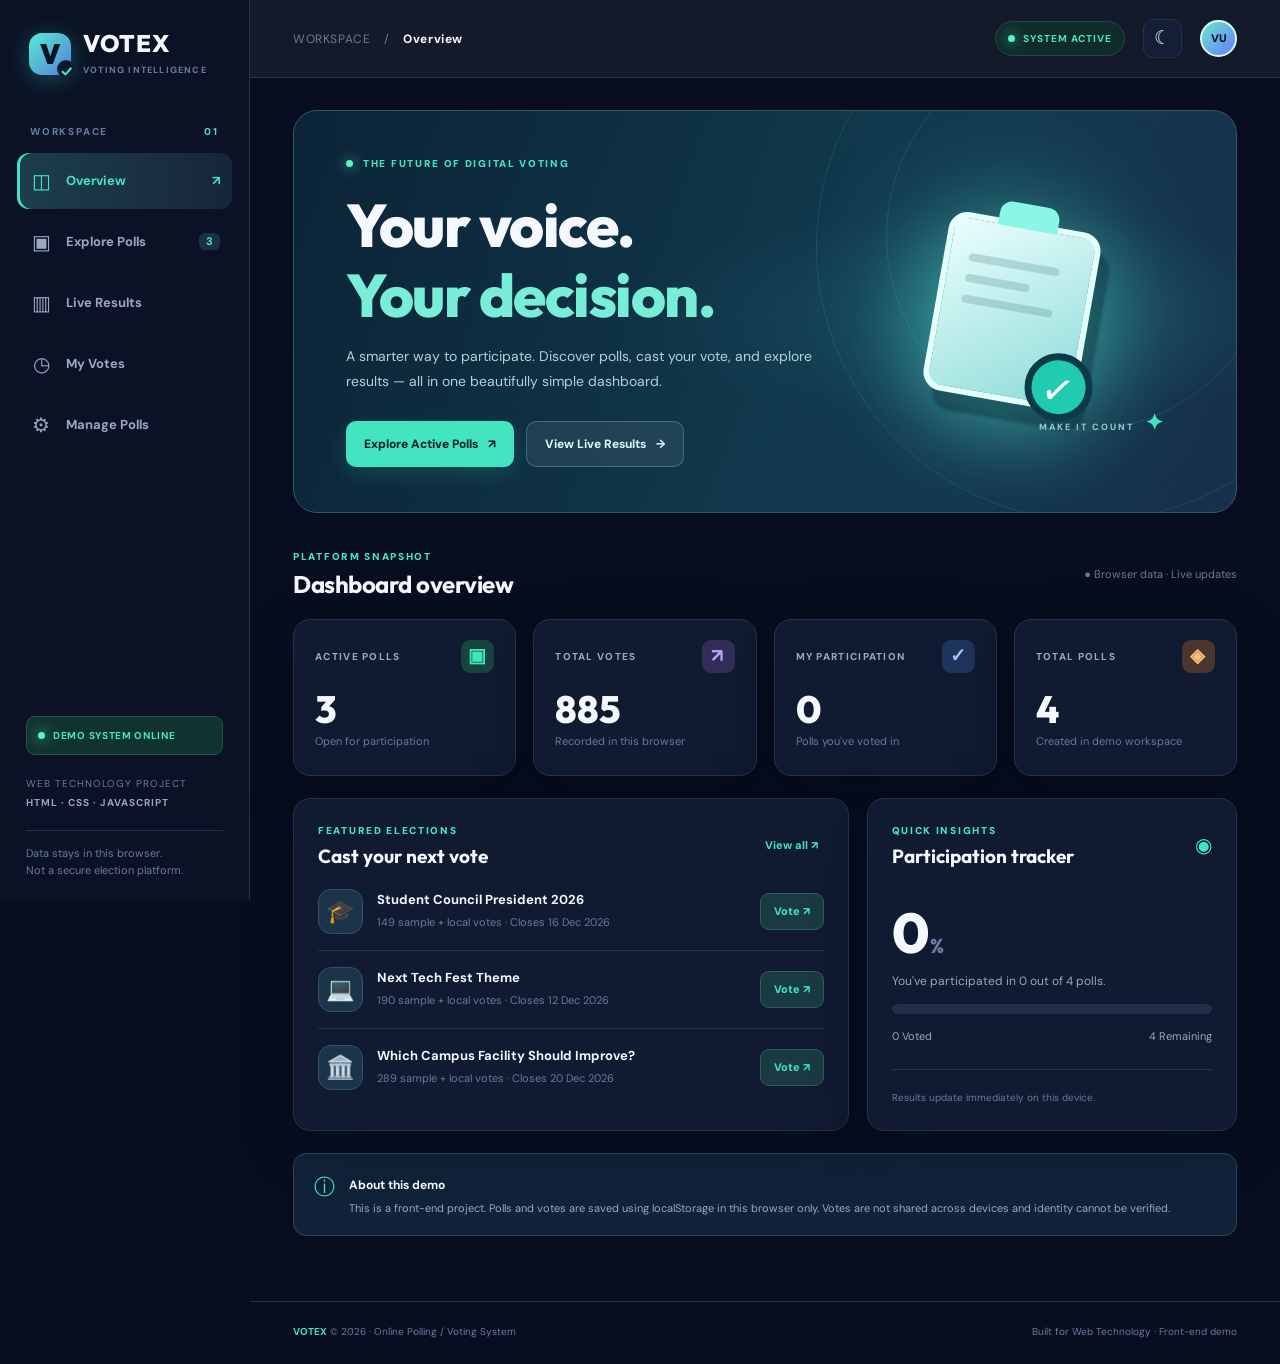
<file: votex/index.html>
<!DOCTYPE html>
<html lang="en">
<head>
  <meta charset="UTF-8" />
  <meta name="viewport" content="width=device-width, initial-scale=1.0" />
  <meta name="theme-color" content="#080e21" />
  <meta name="description" content="VOTEX — premium online polling and voting dashboard for Web Technology projects." />
  <title>VOTEX — Online Polling & Voting System</title>
  <link rel="stylesheet" href="styles.css" />
  <script src="app.js" defer></script>
</head>
<body>
  <div class="app-shell">
    <aside class="sidebar" id="sidebar" aria-label="Main navigation">
      <div class="brand"><div class="brand-mark" aria-hidden="true">V<span>✓</span></div><div><strong>VOTEX</strong><small>VOTING INTELLIGENCE</small></div></div>
      <div class="workspace-label">WORKSPACE <span>01</span></div>
      <nav class="nav" aria-label="Main">
        <button class="nav-item active" data-page="overview"><span class="nav-ico">◫</span> Overview <span class="nav-end">↗</span></button>
        <button class="nav-item" data-page="elections"><span class="nav-ico">▣</span> Explore Polls <span class="nav-count" id="navPollCount">0</span></button>
        <button class="nav-item" data-page="results"><span class="nav-ico">▥</span> Live Results</button>
        <button class="nav-item" data-page="history"><span class="nav-ico">◷</span> My Votes</button>
        <button class="nav-item" data-page="manage"><span class="nav-ico">⚙</span> Manage Polls</button>
      </nav>
      <div class="side-bottom">
        <div class="system-indicator"><i></i> DEMO SYSTEM ONLINE</div>
        <div class="side-info">WEB TECHNOLOGY PROJECT<br><b>HTML · CSS · JAVASCRIPT</b></div>
        <div class="side-note">Data stays in this browser.<br>Not a secure election platform.</div>
      </div>
    </aside>

    <div class="main-area">
      <header class="topbar">
        <button class="icon-button mobile-menu" id="menuBtn" aria-label="Open navigation">☰</button>
        <div class="breadcrumb"><span>WORKSPACE</span> <span class="slash">/</span> <strong id="pageBreadcrumb">Overview</strong></div>
        <div class="top-actions"><span class="online-pill"><i></i> SYSTEM ACTIVE</span><button id="themeBtn" class="icon-button theme-btn" aria-label="Toggle theme" title="Toggle theme">☾</button><div class="avatar" aria-label="Demo user">VU</div></div>
      </header>

      <main id="main">
        <section class="page active" id="page-overview" aria-labelledby="overviewTitle">
          <div class="hero">
            <div class="hero-decoration orb-1"></div><div class="hero-decoration orb-2"></div>
            <div class="hero-content"><div class="eyebrow"><span class="signal-dot"></span> THE FUTURE OF DIGITAL VOTING</div><h1 id="overviewTitle">Your voice.<br><em>Your decision.</em></h1><p>A smarter way to participate. Discover polls, cast your vote, and explore results — all in one beautifully simple dashboard.</p><div class="hero-actions"><button class="btn btn-primary" data-go="elections">Explore Active Polls <span>↗</span></button><button class="btn btn-glass" data-go="results">View Live Results <span>→</span></button></div></div>
            <div class="hero-visual" aria-hidden="true"><div class="vote-glow"></div><div class="vote-card"><div class="ballot-line"></div><div class="ballot-line short"></div><div class="ballot-line"></div><div class="ballot-check">✓</div></div><div class="visual-caption">MAKE IT COUNT <span>✦</span></div></div>
          </div>
          <div class="section-heading stats-heading"><div><p class="kicker">PLATFORM SNAPSHOT</p><h2>Dashboard overview</h2></div><span class="update-pill">● Browser data · Live updates</span></div>
          <div class="stats-grid">
            <div class="stat-card"><div class="stat-top"><span>ACTIVE POLLS</span><div class="stat-symbol">▣</div></div><div class="stat-number" id="statActive">0</div><div class="stat-foot">Open for participation</div></div>
            <div class="stat-card"><div class="stat-top"><span>TOTAL VOTES</span><div class="stat-symbol purple">↗</div></div><div class="stat-number" id="statVotes">0</div><div class="stat-foot">Recorded in this browser</div></div>
            <div class="stat-card"><div class="stat-top"><span>MY PARTICIPATION</span><div class="stat-symbol blue">✓</div></div><div class="stat-number" id="statMine">0</div><div class="stat-foot">Polls you've voted in</div></div>
            <div class="stat-card"><div class="stat-top"><span>TOTAL POLLS</span><div class="stat-symbol orange">◈</div></div><div class="stat-number" id="statTotal">0</div><div class="stat-foot">Created in demo workspace</div></div>
          </div>
          <div class="content-grid">
            <section class="panel feature-panel"><div class="panel-header"><div><p class="kicker">FEATURED ELECTIONS</p><h3>Cast your next vote</h3></div><button class="text-link" data-go="elections">View all <span>↗</span></button></div><div id="featuredList" class="featured-list"></div></section>
            <section class="panel activity-panel"><div class="panel-header"><div><p class="kicker">QUICK INSIGHTS</p><h3>Participation tracker</h3></div><div class="tiny-icon">◉</div></div><div id="participationView"></div><div class="micro-note"><span class="micro-dot"></span> Results update immediately on this device.</div></section>
          </div>
          <div class="notice"><div class="notice-icon">ⓘ</div><div><strong>About this demo</strong><p>This is a front-end project. Polls and votes are saved using localStorage in this browser only. Votes are not shared across devices and identity cannot be verified.</p></div></div>
        </section>

        <section class="page" id="page-elections" aria-labelledby="electionsTitle"><div class="page-title-row"><div><p class="kicker">HAVE YOUR SAY</p><h1 id="electionsTitle">Explore Polls</h1><p class="page-sub">Find a poll that matters to you and make your voice heard.</p></div><button class="btn btn-primary" data-action="create">+ Create a Poll</button></div>
          <div class="toolbar"><label class="search-field"><span>⌕</span><input id="pollSearch" type="search" placeholder="Search polls, topics..." autocomplete="off" /></label><div class="filter-buttons" role="group" aria-label="Filter polls"><button class="filter active" data-filter="all">All polls</button><button class="filter" data-filter="active">Active</button><button class="filter" data-filter="closed">Closed</button><button class="filter" data-filter="voted">Voted</button></div></div><div class="poll-grid" id="pollGrid"></div>
        </section>

        <section class="page" id="page-results" aria-labelledby="resultsTitle"><div class="page-title-row"><div><p class="kicker">TRANSPARENT INSIGHTS</p><h1 id="resultsTitle">Voting Results</h1><p class="page-sub">Explore the current results stored in your local demo.</p></div><button class="btn btn-outline" id="exportAllBtn">↓ Export CSV</button></div><div class="results-summary" id="resultsSummary"></div><div class="result-list" id="resultsList"></div></section>

        <section class="page" id="page-history" aria-labelledby="historyTitle"><div class="page-title-row"><div><p class="kicker">YOUR PARTICIPATION</p><h1 id="historyTitle">My Voting History</h1><p class="page-sub">A record of votes cast in this browser.</p></div></div><div class="history-list panel" id="historyList"></div></section>

        <section class="page" id="page-manage" aria-labelledby="manageTitle"><div class="page-title-row"><div><p class="kicker">DEMO CONTROL CENTER</p><h1 id="manageTitle">Manage Polls</h1><p class="page-sub">Create, close or delete polls in your personal browser demo.</p></div><button class="btn btn-primary" data-action="create">+ New Poll</button></div><div class="notice manage-notice"><div class="notice-icon">!</div><div><strong>No authentication or central database</strong><p>Management is open to anyone using this browser. For real elections, use a secure server, user accounts and a database.</p></div></div><div class="panel manage-panel"><div class="panel-header"><div><p class="kicker">POLL DIRECTORY</p><h3>All created polls</h3></div><span class="pill" id="manageCount">0 total</span></div><div id="manageList"></div></div><div class="danger-zone"><div><strong>Reset demo data</strong><p>Restore example polls and remove all locally stored votes.</p></div><button class="btn btn-danger-outline" id="resetBtn">Reset Demo</button></div></section>
      </main>
      <footer><span><b>VOTEX</b> © <span id="year"></span> · Online Polling / Voting System</span><span>Built for Web Technology · Front-end demo</span></footer>
    </div>
  </div>
  <div class="mobile-backdrop" id="backdrop"></div>
  <div class="modal-backdrop" id="modalBackdrop" aria-hidden="true"><div class="modal" role="dialog" aria-modal="true" aria-labelledby="modalTitle"><div class="modal-header"><div><p class="kicker" id="modalKicker">CAST YOUR VOTE</p><h2 id="modalTitle">Poll</h2></div><button class="icon-button" id="modalClose" aria-label="Close dialog">✕</button></div><div id="modalBody"></div></div></div>
  <div id="toast" class="toast" role="status" aria-live="polite"></div>
</body>
</html>
</file>
<file: votex/styles.css>
@import url('https://fonts.googleapis.com/css2?family=DM+Sans:wght@400;500;600;700;800&family=Outfit:wght@400;500;600;700;800;900&display=swap');
:root{--bg:#080e1f;--side:#0b1226;--panel:#101a30;--panel2:#141f37;--line:#26314b;--text:#f5f8ff;--muted:#98a8c3;--dim:#677b9e;--cyan:#49dcd4;--mint:#42e5c0;--purple:#9e87ff;--blue:#6fa4ff;--orange:#ffb86b;--shadow:0 16px 60px #03071138;--input:#0c162b}
*{box-sizing:border-box}html{scroll-behavior:smooth}body{margin:0;background:var(--bg);color:var(--text);font-family:'DM Sans',sans-serif;line-height:1.5}button,input,textarea,select{font:inherit}button{cursor:pointer}button:focus-visible,input:focus-visible,textarea:focus-visible,select:focus-visible{outline:2px solid var(--cyan);outline-offset:3px}button:disabled{opacity:.5;cursor:not-allowed}h1,h2,h3,p{margin-top:0}h1,h2,h3{font-family:Outfit,'DM Sans',sans-serif;line-height:1.16}h1{letter-spacing:-1.5px}h2{letter-spacing:-.5px}a{color:inherit}.app-shell{display:flex;min-height:100vh}.sidebar{width:250px;flex:0 0 250px;background:var(--side);border-right:1px solid var(--line);padding:31px 17px 22px;display:flex;flex-direction:column;position:sticky;top:0;height:100vh;z-index:40}.brand{display:flex;align-items:center;gap:12px;padding:0 12px 46px}.brand-mark{width:42px;height:42px;border-radius:13px;background:linear-gradient(135deg,#54ecd7,#567ed4);color:#081526;font-family:Outfit;font-weight:900;font-size:28px;display:grid;place-items:center;box-shadow:0 4px 22px #33e5c54d;position:relative}.brand-mark span{font-size:13px;position:absolute;right:-4px;bottom:-3px;background:#0c172d;border:2px solid #12213b;border-radius:100%;height:18px;width:18px;display:grid;place-items:center;color:var(--mint)}.brand strong{font:800 24px/1 Outfit;letter-spacing:1px}.brand small{display:block;color:var(--dim);font-size:9px;font-weight:800;letter-spacing:1.2px;margin-top:5px}.workspace-label{padding:0 13px;margin-bottom:14px;color:var(--dim);font-size:10px;font-weight:800;letter-spacing:1.8px;display:flex;justify-content:space-between}.workspace-label span{color:var(--cyan)}.nav{display:flex;flex-direction:column;gap:5px}.nav-item{width:100%;background:none;border:0;text-align:left;color:var(--muted);padding:13px 12px;border-radius:12px;display:flex;gap:13px;align-items:center;font-size:13px;font-weight:700;transition:.2s}.nav-item:hover{background:#19263f;color:var(--text)}.nav-item.active{background:linear-gradient(90deg,#1c3f4c,#17263a);color:var(--mint);box-shadow:inset 3px 0 var(--mint)}.nav-ico{font-size:20px;width:24px;text-align:center;font-weight:500}.nav-end{margin-left:auto}.nav-count{margin-left:auto;background:#1b3047;color:var(--mint);padding:0 7px;border-radius:6px;font-size:11px}.side-bottom{margin-top:auto;padding:0 9px}.system-indicator{display:flex;align-items:center;gap:8px;color:var(--mint);font-size:10px;font-weight:800;letter-spacing:.7px;border:1px solid #24564a;background:#11332f;padding:11px;border-radius:9px}.system-indicator i,.online-pill i,.signal-dot{display:inline-block;height:7px;width:7px;background:#56f6c5;border-radius:50%;box-shadow:0 0 13px #56f6c5}.side-info{color:var(--dim);font-size:10px;line-height:1.9;margin-top:19px;letter-spacing:1px}.side-info b{color:var(--muted);font-size:10px}.side-note{font-size:11px;color:var(--dim);border-top:1px solid var(--line);padding-top:14px;margin-top:18px}.main-area{flex:1;min-width:0;display:flex;flex-direction:column}.topbar{height:78px;display:flex;align-items:center;justify-content:space-between;padding:0 43px;border-bottom:1px solid var(--line);background:color-mix(in srgb,var(--bg) 95%,white);position:sticky;top:0;z-index:20;gap:15px}.breadcrumb{font-size:12px;letter-spacing:.6px}.breadcrumb span{color:var(--dim)}.breadcrumb strong{font-weight:800}.slash{margin:0 10px}.top-actions{display:flex;align-items:center;gap:18px}.online-pill{border:1px solid #1d4b43;background:#102b2c;color:var(--mint);border-radius:50px;padding:9px 12px;font-size:10px;font-weight:800;letter-spacing:.9px;display:flex;align-items:center;gap:8px}.icon-button{background:var(--panel2);color:var(--text);border:1px solid var(--line);height:39px;min-width:39px;display:grid;place-items:center;border-radius:10px;font-size:19px}.avatar{width:37px;height:37px;border-radius:50%;display:grid;place-items:center;background:linear-gradient(135deg,#6de6cb,#647cff);font-size:11px;font-weight:900;color:#07142a;border:2px solid #d0fff5}main{width:100%;max-width:1560px;margin:0 auto;padding:32px 43px 65px;flex:1}.page{display:none;animation:fade .25s ease}.page.active{display:block}@keyframes fade{from{opacity:.3;transform:translateY(7px)}to{opacity:1;transform:translateY(0)}}.hero{min-height:350px;border-radius:24px;overflow:hidden;position:relative;background:radial-gradient(ellipse at 73% 51%,#194b60 0%,transparent 37%),linear-gradient(114deg,#102c42,#123c50 54%,#172f4b);border:1px solid #2f5969;display:flex;justify-content:space-between;align-items:center;padding:45px 52px;isolation:isolate}.hero:before{content:'';position:absolute;inset:0;background:linear-gradient(105deg,#06172666 0%,transparent 70%);z-index:-1}.hero-decoration{position:absolute;border:1px solid #64e2d320;border-radius:50%;pointer-events:none}.orb-1{width:550px;height:550px;right:-130px;top:-140px}.orb-2{width:390px;height:390px;right:-40px;top:-70px}.hero-content{position:relative;z-index:2;max-width:590px}.eyebrow,.kicker{color:var(--mint);font-size:10px;letter-spacing:1.7px;font-weight:900}.eyebrow{display:flex;align-items:center;gap:10px;margin-bottom:20px}.hero h1{font-size:clamp(38px,4.7vw,66px);margin:0 0 13px;font-weight:800}.hero h1 em{font-style:normal;color:#78edd7}.hero p{color:#b2d1d6;font-size:14px;max-width:470px;line-height:1.8}.hero-actions{display:flex;flex-wrap:wrap;gap:12px;margin-top:27px}.btn{border:0;border-radius:10px;font-weight:800;font-size:12px;display:inline-flex;align-items:center;justify-content:center;gap:10px;padding:13px 18px;transition:transform .2s,filter .2s}.btn:hover:not(:disabled){transform:translateY(-2px);filter:brightness(1.07)}.btn-primary{background:var(--mint);color:#061e26;box-shadow:0 7px 20px #2deac329}.btn-glass{background:#ffffff14;border:1px solid #9ce8de43;color:#d7f8f6}.btn-outline{background:var(--panel);border:1px solid var(--line);color:var(--text)}.btn-danger-outline{background:transparent;border:1px solid #934454;color:#ff8fa2}.hero-visual{width:260px;min-width:220px;height:250px;position:relative;display:grid;place-items:center;margin-right:5%}.vote-glow{position:absolute;width:230px;height:230px;border-radius:50%;background:#59efd54d;filter:blur(53px)}.vote-card{height:181px;width:154px;border-radius:19px;background:linear-gradient(145deg,#eafffd,#8ddbd8);transform:rotate(10deg);box-shadow:12px 18px 3px #06192655,0 24px 80px #4cf6dc59;border:6px solid #e4fffc;position:relative;padding:34px 19px}.vote-card:before{content:'';position:absolute;top:-24px;left:42px;width:60px;height:25px;background:#8af6e3;border-radius:12px 12px 0 0}.ballot-line{height:8px;width:92px;background:#32687538;border-radius:50px;margin:0 0 13px}.ballot-line.short{width:65px}.ballot-check{position:absolute;bottom:-16px;right:-22px;width:68px;height:68px;border-radius:50%;background:#20cbb0;display:grid;place-items:center;color:white;font-size:40px;border:7px solid #0c3b47}.visual-caption{position:absolute;bottom:-3px;right:-23px;font-weight:800;font-size:9px;letter-spacing:2px;color:#8fccc8}.visual-caption span{color:var(--mint);font-size:22px;margin-left:7px}.section-heading,.panel-header,.page-title-row{display:flex;justify-content:space-between;align-items:center;gap:18px}.stats-heading{margin:36px 0 20px}.kicker{margin:0 0 7px}.section-heading h2{font-size:24px;margin:0}.update-pill{color:var(--dim);font-size:11px}.stats-grid{display:grid;grid-template-columns:repeat(4,minmax(0,1fr));gap:17px}.stat-card,.panel,.poll-card,.result-card{background:var(--panel);border:1px solid var(--line);border-radius:17px;box-shadow:var(--shadow)}.stat-card{padding:20px 21px;min-height:157px}.stat-top{display:flex;align-items:center;justify-content:space-between;color:var(--muted);font-size:10px;font-weight:800;letter-spacing:1.3px}.stat-symbol{background:#16453f;color:var(--mint);width:33px;height:33px;border-radius:9px;display:grid;place-items:center;font-size:19px}.stat-symbol.purple{background:#332e59;color:#b6a0ff}.stat-symbol.blue{background:#1e345b;color:#9ac6ff}.stat-symbol.orange{background:#4a362c;color:#ffbd7d}.stat-number{font:800 38px Outfit;margin:12px 0 0}.stat-foot{color:var(--dim);font-size:11px}.content-grid{display:grid;grid-template-columns:1.5fr 1fr;gap:18px;margin-top:22px}.panel{padding:24px}.panel-header{margin-bottom:22px}.panel-header h3{font-size:19px;margin:0}.text-link{border:0;background:transparent;color:var(--mint);font-weight:800;font-size:11px}.featured-item{display:flex;align-items:center;gap:14px;border-top:1px solid var(--line);padding:16px 0}.featured-item:first-child{border-top:0;padding-top:0}.feature-icon{background:#1c3449;border:1px solid #34506a;min-width:45px;height:45px;border-radius:13px;display:grid;place-items:center;font-size:23px}.featured-copy{flex:1;min-width:0}.featured-copy strong{font-size:13px;display:block}.featured-copy small{font-size:11px;color:var(--dim)}.tiny-btn{border:1px solid #305d61;background:#193a40;color:var(--mint);font-weight:800;font-size:11px;padding:9px 13px;border-radius:9px}.tiny-icon{color:var(--mint);font-size:20px}.meter{height:10px;border-radius:30px;background:#20304b;overflow:hidden;margin:14px 0}.meter>div{height:100%;border-radius:30px;background:linear-gradient(90deg,#3699b7,#53e8c8);transition:width .3s}.participation-big{font:800 56px Outfit;margin:30px 0 4px}.participation-big span{font-size:20px;color:var(--dim)}.participation-desc{color:var(--muted);font-size:12px}.participation-numbers{display:flex;justify-content:space-between;font-size:11px;color:var(--muted)}.micro-note{border-top:1px solid var(--line);padding-top:20px;margin-top:25px;color:var(--dim);font-size:10px}.micro-dot{color:var(--mint)}.notice{display:flex;gap:14px;background:#112239;border:1px solid #2a465a;border-radius:13px;margin-top:22px;padding:18px 20px}.notice-icon{color:var(--mint);font-size:21px}.notice strong{font-size:12px}.notice p{font-size:11px;color:var(--muted);margin:4px 0 0;line-height:1.6}.page-title-row{margin-bottom:29px}.page-title-row h1{font-size:clamp(28px,4vw,42px);margin:0 0 9px}.page-sub{color:var(--muted);font-size:13px;margin:0}.toolbar{display:flex;align-items:center;justify-content:space-between;gap:15px;margin-bottom:23px;flex-wrap:wrap}.search-field{display:flex;gap:11px;align-items:center;background:var(--panel);border:1px solid var(--line);border-radius:10px;padding:0 16px;flex:1;max-width:400px}.search-field span{font-size:27px;color:var(--dim)}.search-field input{border:0;background:transparent;color:var(--text);height:46px;outline:0;min-width:0;width:100%;font-size:12px}.filter-buttons{display:flex;gap:7px;flex-wrap:wrap}.filter{background:var(--panel);border:1px solid var(--line);color:var(--muted);border-radius:10px;padding:10px 15px;font-size:11px;font-weight:800}.filter.active{color:#08202b;background:var(--mint);border-color:var(--mint)}.poll-grid{display:grid;grid-template-columns:repeat(2,minmax(0,1fr));gap:19px}.poll-card{padding:23px;display:flex;flex-direction:column;min-height:246px}.poll-card-top{display:flex;justify-content:space-between;align-items:center;margin-bottom:17px}.category{font-size:10px;font-weight:800;letter-spacing:1px;color:var(--cyan)}.pill{font-size:10px;font-weight:800;padding:5px 10px;border-radius:30px;background:#16362d;color:var(--mint)}.pill.closed{background:#302b3c;color:#bba4dc}.pill.voted{background:#23344d;color:#9bc5ff}.poll-card h3{font-size:20px;margin:0 0 8px}.poll-card p{font-size:12px;color:var(--muted);line-height:1.7;margin:0 0 21px}.poll-meta{display:flex;flex-wrap:wrap;gap:12px;margin-top:auto;color:var(--dim);font-size:11px}.poll-card-bottom{border-top:1px solid var(--line);margin-top:17px;padding-top:17px;display:flex;align-items:center;justify-content:space-between;gap:10px}.poll-card-bottom span{font-size:10px;color:var(--dim)}.empty{padding:60px 15px;text-align:center;border:1px dashed var(--line);border-radius:15px;grid-column:1/-1}.empty .emoji{font-size:42px;margin-bottom:14px}.empty h3{margin-bottom:7px}.empty p{color:var(--muted);font-size:12px}.results-summary{display:flex;flex-wrap:wrap;gap:13px;margin-bottom:22px}.result-summary-card{padding:16px 21px;background:var(--panel);border:1px solid var(--line);border-radius:13px;min-width:150px;flex:1}.result-summary-card strong{display:block;font:800 28px Outfit}.result-summary-card small{font-size:10px;color:var(--dim);letter-spacing:1px;font-weight:800}.result-list{display:grid;gap:18px}.result-card{padding:25px}.result-heading{display:flex;justify-content:space-between;gap:12px;flex-wrap:wrap;align-items:start}.result-heading h3{font-size:21px;margin:8px 0 5px}.result-heading p{font-size:12px;color:var(--dim)}.result-option{margin:18px 0}.result-label{display:flex;justify-content:space-between;gap:8px;font-size:12px;margin-bottom:8px}.result-label strong{font-weight:700}.result-label span{color:var(--muted)}.result-track{height:12px;border-radius:8px;background:#1e3049;overflow:hidden}.result-track>div{height:100%;border-radius:8px;background:linear-gradient(90deg,#3aa4c4,#5ee9c8);min-width:0;transition:width .3s}.result-option:nth-child(even) .result-track>div{background:linear-gradient(90deg,#7677ef,#ac91f5)}.result-option:nth-child(3n) .result-track>div{background:linear-gradient(90deg,#4772c1,#6baffb)}.result-footer{border-top:1px solid var(--line);padding-top:16px;margin-top:18px;display:flex;justify-content:space-between;font-size:11px;color:var(--dim)}.history-list{min-height:230px}.history-row,.manage-row{display:flex;align-items:center;gap:14px;padding:17px 0;border-bottom:1px solid var(--line)}.history-row:last-child,.manage-row:last-child{border:0}.history-copy,.manage-copy{flex:1;min-width:0}.history-copy strong,.manage-copy strong{display:block;font-size:13px}.history-copy small,.manage-copy small{color:var(--dim);font-size:11px}.history-choice{font-size:12px;color:var(--mint);font-weight:700;text-align:right}.manage-notice{margin:-10px 0 22px}.manage-panel{padding:24px}.manage-actions{display:flex;gap:7px;flex-wrap:wrap}.mini-action{border:1px solid var(--line);background:var(--panel2);color:var(--text);border-radius:8px;padding:9px 11px;font-weight:800;font-size:10px}.mini-action.danger{color:#ff9baa}.danger-zone{display:flex;justify-content:space-between;align-items:center;gap:14px;flex-wrap:wrap;margin-top:24px;padding:19px;border-radius:13px;border:1px solid #5a3443;background:#261927}.danger-zone strong{font-size:13px}.danger-zone p{font-size:11px;color:var(--muted);margin:3px 0 0}footer{padding:22px 43px 25px;border-top:1px solid var(--line);display:flex;justify-content:space-between;gap:15px;flex-wrap:wrap;color:var(--dim);font-size:10px}footer b{color:var(--mint)}.modal-backdrop,.mobile-backdrop{position:fixed;inset:0;background:#030916c9;display:none;z-index:80;align-items:center;justify-content:center;padding:15px;backdrop-filter:blur(6px)}.modal-backdrop.open{display:flex}.modal{background:var(--panel);border:1px solid #37516e;width:min(100%,540px);max-height:min(90vh,790px);overflow:auto;padding:26px;border-radius:20px;box-shadow:0 25px 100px #0008}.modal-header{display:flex;justify-content:space-between;gap:12px;margin-bottom:21px}.modal-header h2{margin:0;font-size:26px}.modal-description{color:var(--muted);font-size:13px;line-height:1.7}.choice-list{display:grid;gap:10px;margin:24px 0}.choice{display:flex;gap:13px;align-items:center;border:1px solid var(--line);background:var(--input);border-radius:12px;padding:13px 15px;cursor:pointer;font-size:13px}.choice:has(input:checked){border-color:var(--mint);background:#183b39}.choice input{accent-color:#42e5c0;width:18px;height:18px}.modal-actions{display:flex;justify-content:flex-end;gap:10px}.form-group{margin:15px 0}.form-group label{display:block;color:var(--muted);font-size:11px;font-weight:800;margin-bottom:8px}.form-control{width:100%;border:1px solid var(--line);background:var(--input);color:var(--text);border-radius:10px;padding:12px;resize:vertical;min-height:43px}.form-help{color:var(--dim);font-size:10px;margin-top:7px}.form-row{display:grid;grid-template-columns:1fr 1fr;gap:12px}.form-error{padding:9px;color:#ff9aaa;font-size:12px}.toast{position:fixed;bottom:22px;right:22px;background:#1a393a;color:#bbfff1;border:1px solid #3b827d;padding:13px 17px;border-radius:12px;box-shadow:0 12px 35px #0005;z-index:110;opacity:0;transform:translateY(16px);pointer-events:none;transition:.2s;max-width:min(390px,90vw);font-size:12px}.toast.show{opacity:1;transform:translateY(0)}.mobile-menu{display:none}body.light{--bg:#f4f7fb;--side:#fff;--panel:#fff;--panel2:#edf4fc;--line:#d9e4ef;--text:#14263e;--muted:#576b82;--dim:#778ba2;--shadow:0 11px 30px #1938590c;--input:#f4f8fd}body.light .sidebar{box-shadow:4px 0 17px #00000007}body.light .nav-item.active{background:#e0faf2;color:#176f63}body.light .nav-item:hover{background:#eaf2f8}body.light .stat-symbol{color:#11ad8d}body.light .notice{background:#e8f2fc}body.light .system-indicator{background:#e4f9f2;color:#0c8977}body.light .side-note{color:#78889a}body.light .pill{background:#dff8ee;color:#147d67}body.light .pill.closed{background:#edeafa;color:#715aa2}body.light .pill.voted{background:#e5edff;color:#5474ae}body.light .search-field{background:white}body.light .choice:has(input:checked){background:#daf7ec}body.light .danger-zone{background:#fff0f0}body.light .online-pill{background:#e6faf2;color:#188871}body.light .micro-note{color:#60758a}body.light .brand-mark span{background:white}body.light .hero,body.light .hero *{color:inherit}body.light .hero{color:white}body.light .hero .eyebrow,body.light .hero h1 em{color:#78edd7}body.light .hero p{color:#c4e6ea}body.light .hero .btn-primary{color:#06252c}body.light .hero .btn-glass{color:#eaffff}
@media(max-width:1200px){.sidebar{width:215px;flex-basis:215px}.topbar{padding:0 26px}main{padding:28px 26px 55px}.hero{padding:36px}.hero-visual{margin:0}footer{padding-left:26px;padding-right:26px}.stats-grid{gap:12px}.stat-card{padding:17px}}
@media(max-width:950px){.sidebar{position:fixed;left:0;top:0;bottom:0;transform:translateX(-100%);transition:.25s;width:250px}.sidebar.open{transform:translateX(0)}.mobile-backdrop.open{display:block;z-index:30}.mobile-menu{display:grid}.topbar{height:66px}.stats-grid{grid-template-columns:repeat(2,minmax(0,1fr))}.hero-visual{margin-right:0}.content-grid{grid-template-columns:1fr 1fr}}
@media(max-width:720px){.topbar{padding:0 17px}.breadcrumb{font-size:11px}.top-actions{gap:8px}.online-pill{display:none}main{padding:20px 15px 45px}.hero{padding:29px 24px;min-height:360px}.hero-content{max-width:100%}.hero h1{font-size:40px}.hero p{font-size:12px;max-width:320px}.hero-visual{position:absolute;right:-65px;bottom:-60px;opacity:.23;transform:scale(.85);pointer-events:none}.hero-actions{position:relative;z-index:2}.stats-heading{margin:26px 0 16px}.section-heading h2{font-size:21px}.update-pill{display:none}.content-grid,.poll-grid{grid-template-columns:1fr}.page-title-row{align-items:start;flex-direction:column}.page-title-row .btn{align-self:flex-start}.filter-buttons{width:100%}.filter{flex:1;padding:10px 8px}.search-field{max-width:none}.toolbar{gap:12px}.result-card,.panel{padding:19px}.manage-row{align-items:flex-start;flex-wrap:wrap}.manage-actions{width:100%;padding-left:59px}.form-row{grid-template-columns:1fr}.modal{padding:18px}.modal-header h2{font-size:22px}footer{padding:18px 15px}}
@media(max-width:400px){.hero{padding:24px 19px}.hero h1{font-size:36px}.btn{padding:12px 13px;font-size:11px}.stats-grid{gap:10px}.stat-card{min-height:145px;padding:15px}.stat-number{font-size:32px}.stat-top{font-size:9px}.stat-foot{font-size:10px}.panel-header h3{font-size:17px}}
</file>
